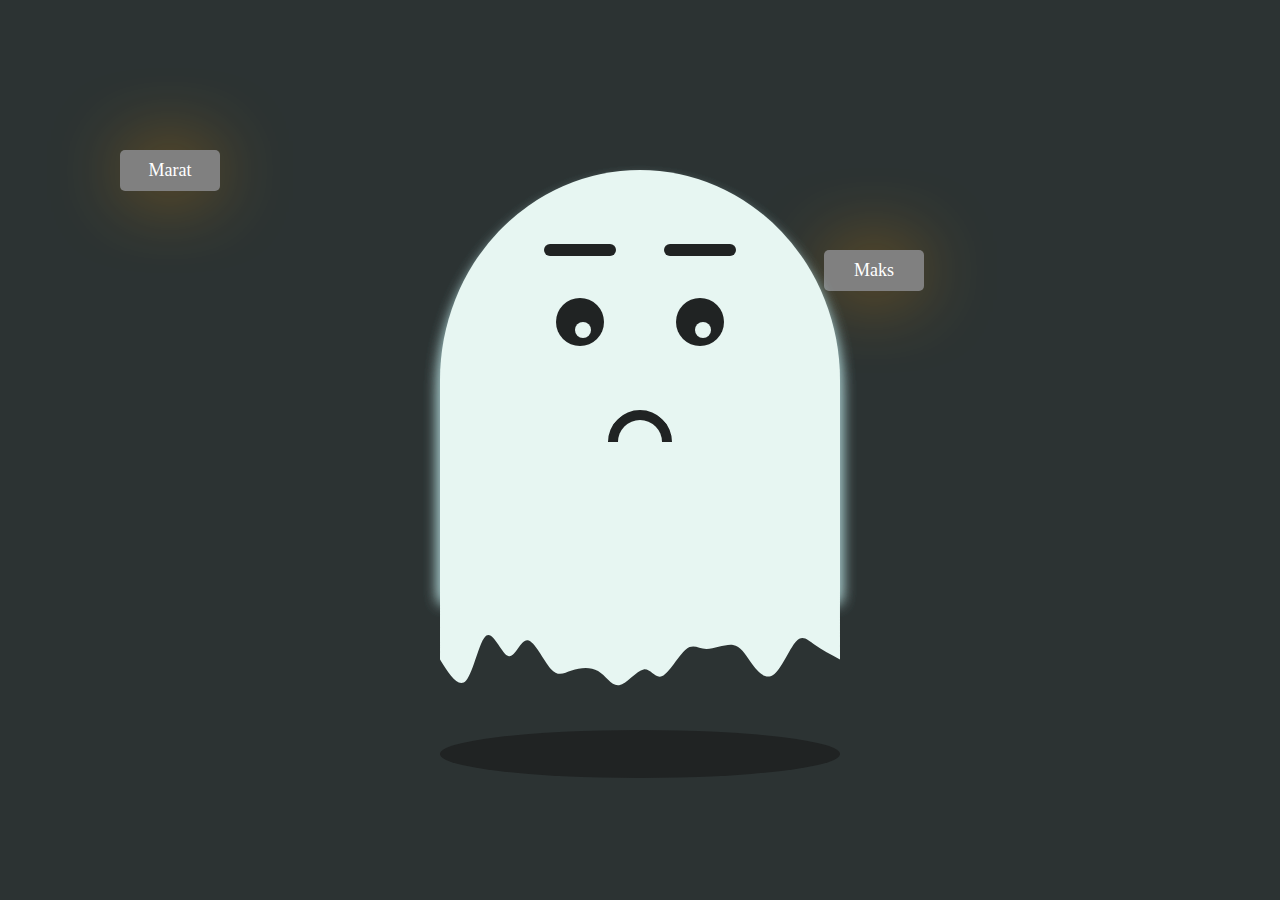
<file: index.html>
<!DOCTYPE html>
<html lang="en">
  <head>
    <meta charset="UTF-8" />
    <meta name="viewport" content="width=device-width, initial-scale=1.0" />
    <title>Document</title>
    <link rel="stylesheet" href="styles/home.css" />
  </head>
  <body>
    <div class="content-container">
      <div class="links-container">
        <a href="marat.html">Marat</a>
        <a href="maks.html">Maks</a>
      </div>

      <div class="ghost-container">
        <div class="ghost">
          <div class="top-ghost">
            <div class="face">
              <div class="contenteyebrow">
                <div class="eyebrow-left"></div>
                <div class="eyebrow-right"></div>
              </div>
              <div class="twoeyes">
                <div class="eyes"></div>
                <div class="eyes"></div>
              </div>
              <div class="mouth"></div>
            </div>
          </div>
          <div class="bottom-ghost">
            <svg
              width="100%"
              height="100%"
              id="svg"
              viewBox="0 0 1440 500"
              xmlns="http://www.w3.org/2000/svg"
              class="transition duration-300 ease-in-out delay-150"
            >
              <path
                d="M 0,500 C 0,500 0,250 0,250 C 32.689963318998025,267.2867344019626 65.37992663799605,284.5734688039251 91,303 C 116.62007336200395,321.4265311960749 135.1702567670138,340.99285918626225 159,314 C 182.8297432329862,287.00714081373775 211.93904629394876,213.45509445102593 241,194 C 270.06095370605124,174.54490554897407 299.0735580571912,209.1867630096341 321,240 C 342.9264419428088,270.8132369903659 357.76672147728664,297.7978535104377 385,302 C 412.23327852271336,306.2021464895623 451.85955603366233,287.62182294861515 481,288 C 510.14044396633767,288.37817705138485 528.7950543880637,307.7148546951019 555,286 C 581.2049456119363,264.2851453048981 614.9602264140829,201.5187582709773 640,190 C 665.0397735859171,178.4812417290227 681.3640399556049,218.21011222098898 707,214 C 732.6359600443951,209.78988777901102 767.5836137634975,161.64079284506664 795,157 C 822.4163862365025,152.35920715493336 842.301504990405,191.2267163987444 871,208 C 899.698495009595,224.7732836012556 937.2103662748834,219.45234155995567 966,210 C 994.7896337251166,200.54765844004433 1014.8570299100609,186.96391736143303 1041,216 C 1067.1429700899391,245.03608263856697 1099.361514084873,316.69198899431217 1125,319 C 1150.638485915127,321.30801100568783 1169.6969137504464,254.26812666131838 1194,262 C 1218.3030862495536,269.7318733386816 1247.8508309133413,352.23550436041427 1273,336 C 1298.1491690866587,319.76449563958573 1318.899762596188,204.7898558970245 1346,174 C 1373.100237403812,143.2101441029755 1406.5501187019058,196.60507205148775 1440,250 C 1440,250 1440,500 1440,500 Z"
                stroke="none"
                stroke-width="0"
                fill="#e7f6f2"
                fill-opacity="1"
                class="transition-all duration-300 ease-in-out delay-150 path-0"
                transform="rotate(-180 720 250)"
              ></path>
            </svg>
            <div class="shadow-bot"></div>
          </div>
        </div>

        <div class="underghost"></div>
      </div>
    </div>
  </body>
</html>
</file>
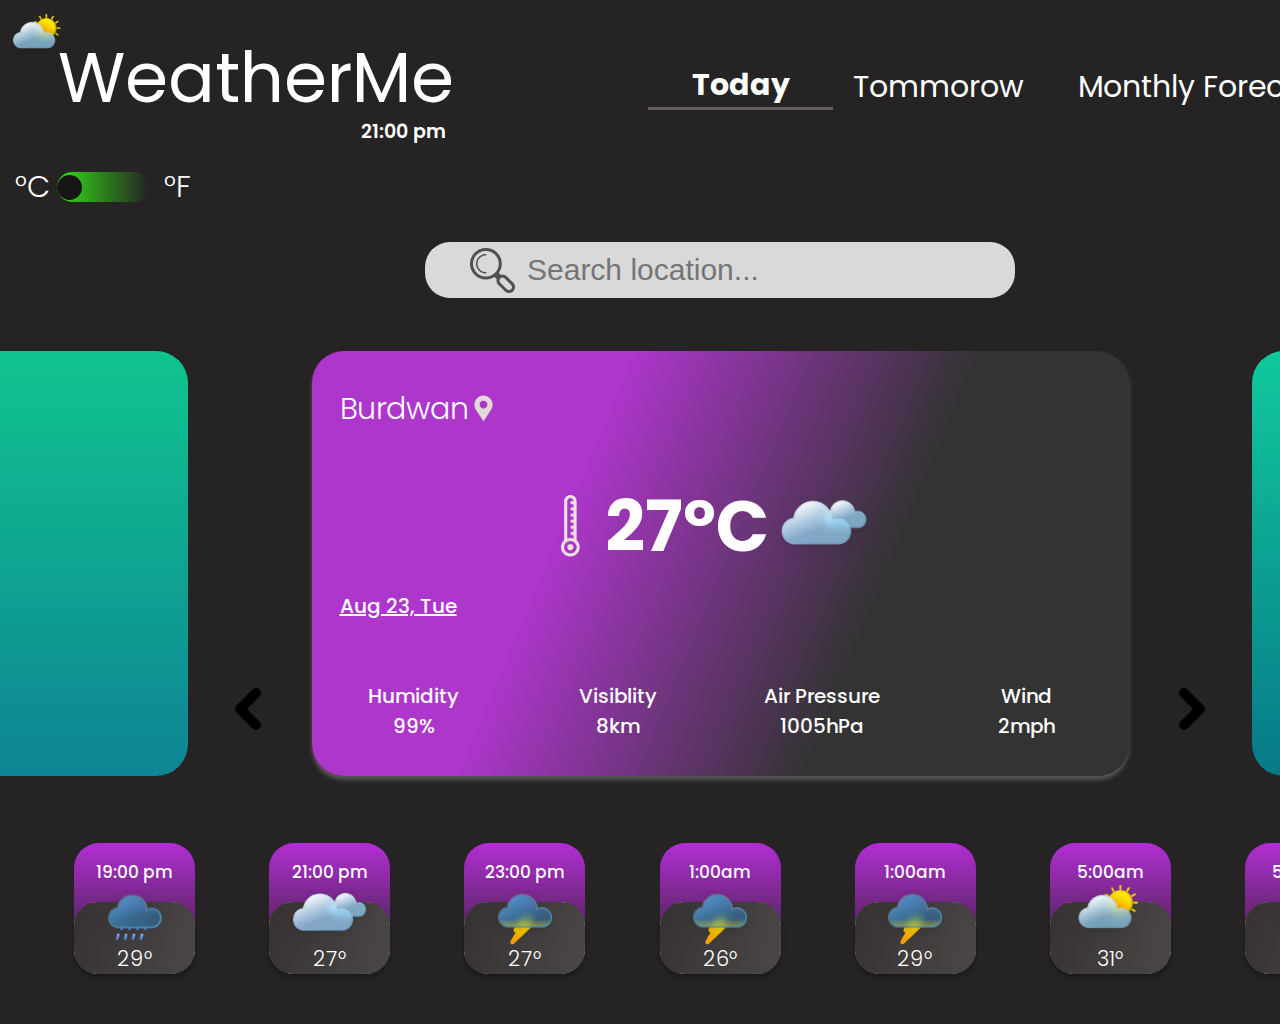
<file: maks.html>
<!DOCTYPE html>
<html lang="en">
  <head>
    <meta charset="UTF-8" />
    <title>WeatherMe</title>
    <link rel="preconnect" href="https://fonts.googleapis.com" />
    <link rel="preconnect" href="https://fonts.gstatic.com" crossorigin />
    <link
      href="https://fonts.googleapis.com/css2?family=Poppins:wght@300;400;500;600;700&display=swap"
      rel="stylesheet"
    />
    <link rel="stylesheet" href="/styles/maks.css" />
  </head>
  <body>
    <main class="main">
      <header class="header">
        <div class="logo-container">
          <img
            class="logo-img"
            src="/img/maks/icon_sunny.png"
            alt="WeatherMe logo"
          />
          <h1 class="logo-name">WeatherMe</h1>
          <p class="logo-time">21:00 pm</p>
        </div>
        <h3 class="header_today">Today</h3>
        <h3 class="header_tommorow">Tommorow</h3>
        <h3 class="header_monthly">Monthly Forecast</h3>
      </header>

      <div class="degree-container">
        <p>°C</p>
        <div class="degree_switch-container">
          <div class="degree_switch-button"></div>
        </div>
        <p>°F</p>
      </div>

      <div class="search-container">
        <input type="text" placeholder="Search location..." />
        <img src="/img/maks/icon_search.png" alt="magnifying glass" />
      </div>

      <div class="general-info-container">
        <div class="general-info_left-container"></div>
        <img
          class="general-info_left-pointer"
          src="/img/maks/icon_arrow_left.png"
          alt="arrow pointing to left"
        />

        <div class="general-info_middle-container">
          <div class="general-info_title-container">
            <h2>Burdwan</h2>
            <img src="/img/maks/icon_location.png" alt="location ping image" />
          </div>
          <div class="general-info_temperature-container">
            <img
              class="temperature-icon"
              src="/img/maks/icon_temperature.png"
              alt="thermometer icon"
            />
            <p>27°C</p>
            <img
              class="cloudy-icon"
              src="/img/maks/icon_cloudy.png"
              alt="clouds"
            />
          </div>
          <p>Aug 23, Tue</p>
          <div class="general-info_statistics-container">
            <p>Humidity</p>
            <p>Visiblity</p>
            <p>Air Pressure</p>
            <p>Wind</p>
            <p>99%</p>
            <p>8km</p>
            <p>1005hPa</p>
            <p>2mph</p>
          </div>
        </div>

        <img
          class="general-info_right-pointer"
          src="/img/maks/icon_arrow_right.png"
          alt="arrow pointing to right"
        />
        <div class="general-info_right-container"></div>
      </div>

      <div class="weather-info">
        <div class="weather-info-container">
          <p class="weather-info-time">19:00 pm</p>
          <img
            class="weather-info-icon"
            src="/img/maks/icon_rainy.png"
            alt="rainy cloud"
          />
          <div class="weather-info-fake-container-background">
            <div class="weather-info-real-container-background">
              <p class="weather-info-degrees">29°</p>
            </div>
          </div>
        </div>

        <div class="weather-info-container">
          <p class="weather-info-time">21:00 pm</p>
          <img
            class="weather-info-icon"
            src="/img/maks/icon_cloudy.png"
            alt="rainy cloud"
          />
          <div class="weather-info-fake-container-background">
            <div class="weather-info-real-container-background">
              <p class="weather-info-degrees">27°</p>
            </div>
          </div>
        </div>

        <div class="weather-info-container">
          <p class="weather-info-time">23:00 pm</p>
          <img
            class="weather-info-icon"
            src="/img/maks/icon_stormy.png"
            alt="rainy cloud"
          />
          <div class="weather-info-fake-container-background">
            <div class="weather-info-real-container-background">
              <p class="weather-info-degrees">27°</p>
            </div>
          </div>
        </div>

        <div class="weather-info-container">
          <p class="weather-info-time">1:00am</p>
          <img
            class="weather-info-icon"
            src="/img/maks/icon_stormy.png"
            alt="rainy cloud"
          />
          <div class="weather-info-fake-container-background">
            <div class="weather-info-real-container-background">
              <p class="weather-info-degrees">26°</p>
            </div>
          </div>
        </div>

        <div class="weather-info-container">
          <p class="weather-info-time">1:00am</p>
          <img
            class="weather-info-icon"
            src="/img/maks/icon_stormy.png"
            alt="rainy cloud"
          />
          <div class="weather-info-fake-container-background">
            <div class="weather-info-real-container-background">
              <p class="weather-info-degrees">29°</p>
            </div>
          </div>
        </div>

        <div class="weather-info-container">
          <p class="weather-info-time">5:00am</p>
          <img
            class="weather-info-icon"
            src="/img/maks/icon_sunny.png"
            alt="rainy cloud"
          />
          <div class="weather-info-fake-container-background">
            <div class="weather-info-real-container-background">
              <p class="weather-info-degrees">31°</p>
            </div>
          </div>
        </div>

        <div class="weather-info-container">
          <p class="weather-info-time">5:00am</p>
          <img
            class="weather-info-icon"
            src="/img/maks/icon_snowy.png"
            alt="rainy cloud"
          />
          <div class="weather-info-fake-container-background">
            <div class="weather-info-real-container-background">
              <p class="weather-info-degrees">27°</p>
            </div>
          </div>
        </div>
      </div>
    </main>
  </body>
</html>
</file>
<file: styles/home.css>
.content-container {
  height: 100vh;
  max-height: 100vh;
}

.links-container {
  padding: 16px;
  width: 100%;
  justify-content: space-around;
  position: absolute;
}

.links-container a {
  box-shadow: 0px 0px 79px -10px rgba(255,157,0,4);
  position: absolute;
  display: block;
  margin-right: 16px;
  background-color: grey;
  color: white;
  padding: 10px 20px;
  text-decoration: none;
  font-size: 18px;
  border-radius: 5px;
  cursor: pointer;
  transition: all 0.35s;
  width: 100px;
  text-align: center;
}

.links-container a:hover {
  transform: scale(1.1);
  box-shadow: 0px 0px 104px 26px rgba(255,157,0,8);
  color: rgba(255,157,0);
}

.links-container a:first-child {
  top: 150px;
  left: 120px;
  animation: moveAnimation1 5s linear infinite;
}

.links-container a:last-child {
  top: 250px;
  right: 340px;
  animation: moveAnimation2 5s linear infinite;
}

@keyframes moveAnimation1 {
  0% {
    top: 150px;
    left: 120px;
  }

  33% {
    top: 15px;
    left: 250px;
  }

  66% {
    top: 300px;
    left: 450px;
  }

  100% {
    top: 150px;
    left: 120px;
  }
}

@keyframes moveAnimation2 {
  0% {
    top: 250px;
    right: 340px;
  }

  33% {
    top: 325px;
    right: 10px;
  }

  66% {
    top: 45px;
    right: 100px;
  }

  100% {
    top: 250px;
    right: 340px;
  }
}

* {
  margin: 0;
  padding: 0;
  box-sizing: border-box;
}

:root {
  --color-1: #e7f6f2;
  --color-2: #a5c9ca;
  --color-4: #2c3333;
  --color-5: #202323;
}

.ghost-container {
  display: flex;
  justify-content: center;
  align-items: center;
  flex-direction: column;
  width: 100%;
  height: 100vh;
  background-color: var(--color-4);
}

.path-0 {
  animation: animWave 4s;
  animation-timing-function: linear;
  animation-iteration-count: infinite;
}

.ghost {
  height: 35rem;
  width: 25rem;
  position: absolute;
  border-radius: 50% 50% 0 0;
  display: block;
  animation: moveghost 4s infinite;
}

.top-ghost {
  width: 100%;
  height: 75%;
  background-color: var(--color-1);
  border-radius: 50% 50% 0 0;
  box-shadow: 0px 12px 15px 0px var(--color-2), 0px 12px 15px 0px var(--color-2);
}

.shadow-bot {
  content: '';
  position: relative;
  width: 100%;
  height: 5rem;
  box-shadow: 0px -20px 15px 0px var(--color-2), 0px -20px 15px 0px var(--color-2);
  z-index: -1;
  margin-top: -9rem;
}

.underghost {
  position: relative;
  margin-bottom: -38rem;
  background-color: var(--color-5);
  width: 25rem;
  height: 3rem;
  border-radius: 50%;
  animation: shadownmove 4s infinite;
}

.twoeyes {
  display: flex;
  justify-content: space-around;
  align-items: center;
  width: 15rem;
  height: 5rem;
  margin: 0 auto;
  position: relative;
  top: 3rem;
}

.eyes {
  position: relative;
  width: 3rem;
  height: 3rem;
  border-radius: 50%;
  background-color: var(--color-5);
  margin: 0 auto;
  top: 2rem;
  z-index: 1;
}

.eyes::before {
  content: '';
  position: absolute;
  width: 1rem;
  height: 1rem;
  border-radius: 50%;
  background-color: var(--color-1);
  left: 40%;
  top: 50%;
}

.mouth {
  position: relative;
  width: 4rem;
  height: 4rem;
  border: 10px solid var(--color-5);
  border-bottom-color: transparent;
  border-left-color: transparent;
  border-radius: 50%;
  transform: rotate(-45deg);
  margin: 0 auto;
  top: 8rem;
}

.contenteyebrow {
  display: flex;
  justify-content: space-around;
  align-items: center;
  width: 15rem;
  height: 2rem;
  margin: 0 auto;
  position: relative;
  top: 2rem;
}

.eyebrow-left {
  position: relative;
  width: 4.5rem;
  height: 0.7rem;
  border-radius: 20px;
  background-color: var(--color-5);
  margin: 0 auto;
  top: 2rem;
  z-index: 1;
  transition: 0.5s;
}

.eyebrow-right {
  position: relative;
  width: 4.5rem;
  height: 0.7rem;
  border-radius: 20px;
  background-color: var(--color-5);
  margin: 0 auto;
  top: 2rem;
  z-index: 1;

  transition: 0.5s;
}

.ghost:hover .eyebrow-left {
  transform: rotate(20deg);
  transition: 0.5s;
}

.ghost:hover .eyebrow-right {
  transform: rotate(-20deg);
  transition: 0.5s;
}

@keyframes animWave {
  0% {
    d: path(
      'M 0,500 C 0,500 0,250 0,250 C 32.689963318998025,267.2867344019626 65.37992663799605,284.5734688039251 91,303 C 116.62007336200395,321.4265311960749 135.1702567670138,340.99285918626225 159,314 C 182.8297432329862,287.00714081373775 211.93904629394876,213.45509445102593 241,194 C 270.06095370605124,174.54490554897407 299.0735580571912,209.1867630096341 321,240 C 342.9264419428088,270.8132369903659 357.76672147728664,297.7978535104377 385,302 C 412.23327852271336,306.2021464895623 451.85955603366233,287.62182294861515 481,288 C 510.14044396633767,288.37817705138485 528.7950543880637,307.7148546951019 555,286 C 581.2049456119363,264.2851453048981 614.9602264140829,201.5187582709773 640,190 C 665.0397735859171,178.4812417290227 681.3640399556049,218.21011222098898 707,214 C 732.6359600443951,209.78988777901102 767.5836137634975,161.64079284506664 795,157 C 822.4163862365025,152.35920715493336 842.301504990405,191.2267163987444 871,208 C 899.698495009595,224.7732836012556 937.2103662748834,219.45234155995567 966,210 C 994.7896337251166,200.54765844004433 1014.8570299100609,186.96391736143303 1041,216 C 1067.1429700899391,245.03608263856697 1099.361514084873,316.69198899431217 1125,319 C 1150.638485915127,321.30801100568783 1169.6969137504464,254.26812666131838 1194,262 C 1218.3030862495536,269.7318733386816 1247.8508309133413,352.23550436041427 1273,336 C 1298.1491690866587,319.76449563958573 1318.899762596188,204.7898558970245 1346,174 C 1373.100237403812,143.2101441029755 1406.5501187019058,196.60507205148775 1440,250 C 1440,250 1440,500 1440,500 Z'
    );
  }

  25% {
    d: path(
      'M 0,500 C 0,500 0,250 0,250 C 32.840239593665764,242.73332138347112 65.68047918733153,235.46664276694224 94,256 C 122.31952081266847,276.53335723305776 146.11832284433964,324.86675031570206 166,294 C 185.88167715566036,263.13324968429794 201.84622943531002,153.06635597024967 230,162 C 258.15377056469,170.93364402975033 298.49675941442024,298.8678258032993 330,314 C 361.50324058557976,329.1321741967007 384.16673290700925,231.46234081655305 411,217 C 437.83326709299075,202.53765918344695 468.83630895754266,271.28281093048855 491,299 C 513.1636910424573,326.71718906951145 526.4880312628204,313.40641546149277 555,303 C 583.5119687371796,292.59358453850723 627.211565991176,285.0915272235403 654,264 C 680.788434008824,242.90847277645966 690.6657047724751,208.22747564434576 716,181 C 741.3342952275249,153.77252435565424 782.1256149189236,133.99857019907648 808,160 C 833.8743850810764,186.00142980092352 844.8318355518303,257.7782435593483 867,268 C 889.1681644481697,278.2217564406517 922.5470428737559,226.88845556353047 951,198 C 979.4529571262441,169.11154443646953 1002.9799929531462,162.66793418652998 1034,172 C 1065.0200070468538,181.33206581347002 1103.5329853136598,206.43980769034968 1128,203 C 1152.4670146863402,199.56019230965032 1162.8880657922148,167.57283505207118 1187,165 C 1211.1119342077852,162.42716494792882 1248.9147515174807,189.26885210136547 1276,190 C 1303.0852484825193,190.73114789863453 1319.4529281378627,165.351756542467 1345,171 C 1370.5470718621373,176.648243457533 1405.2735359310686,213.3241217287665 1440,250 C 1440,250 1440,500 1440,500 Z'
    );
  }

  50% {
    d: path(
      'M 0,500 C 0,500 0,250 0,250 C 24.030716666126338,263.0307907004834 48.061433332252676,276.0615814009669 77,284 C 105.93856666774732,291.9384185990331 139.78498333711565,294.78446509661603 163,272 C 186.21501666288435,249.215534903384 198.79863331928468,200.8005582125692 226,200 C 253.20136668071532,199.1994417874308 295.0204833857457,246.01330205310717 325,268 C 354.9795166142543,289.98669794689283 373.11943313773247,287.1462335750022 393,278 C 412.88056686226753,268.8537664249978 434.5017840633245,253.401763646884 466,230 C 497.4982159366755,206.598236353116 538.8734306089696,175.24671183746185 566,168 C 593.1265693910304,160.75328816253815 606.0044935007973,177.61138900326864 629,209 C 651.9955064992027,240.38861099673136 685.1085953878408,286.30773214946356 715,272 C 744.8914046121592,257.69226785053644 771.5611249478399,183.15768239887714 796,183 C 820.4388750521601,182.84231760112286 842.6469048207998,257.061538255028 867,289 C 891.3530951792002,320.938461744972 917.8512557689606,310.59616458101095 947,312 C 976.1487442310394,313.40383541898905 1007.9480721033576,326.55380342092826 1035,325 C 1062.0519278966424,323.44619657907174 1084.3564558176085,307.1886217352761 1114,271 C 1143.6435441823915,234.8113782647239 1180.626104626208,178.69170963796722 1210,170 C 1239.373895373792,161.30829036203278 1261.1391256775594,200.04453971285497 1288,208 C 1314.8608743224406,215.95546028714503 1346.8173926635543,193.13013151061287 1373,195 C 1399.1826073364457,196.86986848938713 1419.5913036682227,223.43493424469358 1440,250 C 1440,250 1440,500 1440,500 Z'
    );
  }

  75% {
    d: path(
      'M 0,500 C 0,500 0,250 0,250 C 35.00758892320931,202.34675899946754 70.01517784641862,154.69351799893508 93,175 C 115.98482215358138,195.30648200106492 126.94687753753482,283.57268700372714 154,315 C 181.05312246246518,346.42731299627286 224.19731200344216,321.0157339861565 253,321 C 281.80268799655784,320.9842660138435 296.26387444869647,346.36437705164695 319,324 C 341.73612555130353,301.63562294835305 372.7471902017718,231.52675780725585 404,188 C 435.2528097982282,144.47324219274415 466.74736474421604,127.52859171932957 491,166 C 515.252635255784,204.47140828067043 532.2633508213639,298.3588753154259 557,302 C 581.7366491786361,305.6411246845741 614.199231970328,219.03590701896695 645,178 C 675.800768029672,136.96409298103305 704.9397212973239,141.4974966087064 727,166 C 749.0602787026761,190.5025033912936 764.0418828403762,234.97410654620757 790,253 C 815.9581171596238,271.02589345379243 852.8927473411716,262.6060772064634 881,251 C 909.1072526588284,239.3939227935366 928.387127794938,224.60158462793888 956,226 C 983.612872205062,227.39841537206112 1019.5587414790766,244.98758428178104 1046,266 C 1072.4412585209234,287.01241571821896 1089.3779062887556,311.4480782449371 1116,288 C 1142.6220937112444,264.5519217550629 1178.9296333659006,193.22010273847047 1208,165 C 1237.0703666340994,136.77989726152953 1258.903560247642,151.67151080118103 1286,184 C 1313.096439752358,216.32848919881897 1345.4561256435306,266.0938540568054 1372,280 C 1398.5438743564694,293.9061459431946 1419.2719371782346,271.9530729715973 1440,250 C 1440,250 1440,500 1440,500 Z'
    );
  }

  100% {
    d: path(
      'M 0,500 C 0,500 0,250 0,250 C 32.689963318998025,267.2867344019626 65.37992663799605,284.5734688039251 91,303 C 116.62007336200395,321.4265311960749 135.1702567670138,340.99285918626225 159,314 C 182.8297432329862,287.00714081373775 211.93904629394876,213.45509445102593 241,194 C 270.06095370605124,174.54490554897407 299.0735580571912,209.1867630096341 321,240 C 342.9264419428088,270.8132369903659 357.76672147728664,297.7978535104377 385,302 C 412.23327852271336,306.2021464895623 451.85955603366233,287.62182294861515 481,288 C 510.14044396633767,288.37817705138485 528.7950543880637,307.7148546951019 555,286 C 581.2049456119363,264.2851453048981 614.9602264140829,201.5187582709773 640,190 C 665.0397735859171,178.4812417290227 681.3640399556049,218.21011222098898 707,214 C 732.6359600443951,209.78988777901102 767.5836137634975,161.64079284506664 795,157 C 822.4163862365025,152.35920715493336 842.301504990405,191.2267163987444 871,208 C 899.698495009595,224.7732836012556 937.2103662748834,219.45234155995567 966,210 C 994.7896337251166,200.54765844004433 1014.8570299100609,186.96391736143303 1041,216 C 1067.1429700899391,245.03608263856697 1099.361514084873,316.69198899431217 1125,319 C 1150.638485915127,321.30801100568783 1169.6969137504464,254.26812666131838 1194,262 C 1218.3030862495536,269.7318733386816 1247.8508309133413,352.23550436041427 1273,336 C 1298.1491690866587,319.76449563958573 1318.899762596188,204.7898558970245 1346,174 C 1373.100237403812,143.2101441029755 1406.5501187019058,196.60507205148775 1440,250 C 1440,250 1440,500 1440,500 Z'
    );
  }
}

@keyframes moveghost {
  0% {
    transform: translateY(0px);
  }

  50% {
    transform: translateY(30px);
  }

  100% {
    transform: translateY(0px);
  }
}

@keyframes shadownmove {
  0% {
    transform: scale(0.7);
  }

  50% {
    transform: scale(1);
  }

  100% {
    transform: scale(0.7);
  }
}

@media screen and (max-height: 600px) {
  .ghost {
    height: 20rem;
    width: 15rem;
  }

  .top-ghost {
    height: 60%;
  }

  .shadow-bot {
    margin-top: -6rem;
  }

  .twoeyes {
    width: 10rem;
    height: 3.5rem;
    top: 2rem;
  }

  .eyes {
    width: 2rem;
    height: 2rem;
    top: 1rem;
  }

  .eyes::before {
    width: 0.7rem;
    height: 0.7rem;
    left: 40%;
    top: 50%;
  }

  .mouth {
    width: 2.5rem;
    height: 2.5rem;
    top: 4rem;
  }

  .contenteyebrow {
    width: 10rem;
    height: 1.5rem;
    top: 1rem;
  }

  .eyebrow-left,
  .eyebrow-right {
    width: 3rem;
    height: 0.5rem;
    top: 1rem;
  }

  .shadow-bot {
    box-shadow: 0px -40px 15px 0px var(--color-2), 0px -60px 15px 0px var(--color-2);
  }

  .top-ghost {
    box-shadow: 0px 12px 25px 0px var(--color-2), 0px 12px 1px 0px var(--color-2);
  }

  .underghost {
    width: 15rem;
    margin-bottom: -23rem;
  }
}
</file>
<file: styles/maks.css>
body {
  margin: 0;
  padding: 0;
  font-family: "Poppins", sans-serif;
  color: #ffffff;
}

img {
  object-fit: contain;
}

.main {
  margin: 0 auto;
  background-color: #252323;
  width: 1440px;
  height: 1024px;
}

.header {
  height: 172px;
  display: flex;
  align-items: center;
}

.logo-container {
  width: 648px;
  position: relative;
}

.logo-img {
  position: absolute;
  width: 67px;
  height: 48.13px;
  top: 7px;
  left: 5px;
}

.logo-name {
  font-size: 69px;
  font-weight: 400;
  margin: 20px 170px 35px 58px;
}

.logo-time {
  position: absolute;
  font-size: 19px;
  font-weight: 600;
  margin: 0;
  top: 110px;
  left: 361px;
}

header h3 {
  font-size: 30px;
  font-weight: 400;
  line-height: 45px;
}

.header_today {
  font-weight: 700;
  margin-right: 20px;
  border-bottom: 3px solid #695d5d;
  text-align: center;
  width: 185px;
}

.header_tommorow {
  margin-right: 54px;
}

.degree-container {
  display: flex;
  align-items: center;
  height: 30px;
  margin-bottom: 40px;
}

.degree-container p {
  margin-left: 15px;
  font-size: 30px;
  font-weight: 300;
}

.degree_switch-container {
  display: flex;
  align-items: center;
  width: 92px;
  height: 30px;
  border-radius: 22px;
  background: linear-gradient(90deg, #33e017 0%, rgba(149, 241, 134, 0) 100%);
  margin-left: 7px;
}

.degree_switch-button {
  width: 25px;
  height: 25px;
  background-color: #181515;
  border-radius: 100%;
}

.search-container {
  position: relative;
  display: flex;
  align-items: center;
  justify-content: center;
  margin-bottom: 53px;
}

.search-container input {
  background: #d9d9d9;
  border-radius: 25px;
  border: none;
  font-size: 30px;
  font-weight: 300;
  padding: 11px 102px;
}

.search-container img {
  position: absolute;
  width: 45px;
  height: 45px;
  left: 470px;
}

.general-info-container {
  position: relative;
  display: flex;
  justify-content: space-between;
  padding-bottom: 67px;
}

.general-info_left-container {
  width: 188px;
  height: 425px;
  background: linear-gradient(180deg, #10c48e 0%, #0e8494 100%);
  border-top-right-radius: 32px;
  border-bottom-right-radius: 32px;
}

.general-info_left-pointer {
  position: absolute;
  width: 26px;
  height: 42px;
  left: 235px;
  bottom: 113px;
}

.general-info_middle-container {
  width: 817px;
  height: 425px;
  background: linear-gradient(112.67deg, #ad36cb 32.23%, #333333 67.37%);
  box-shadow: 0px 4px 4px 0px #00000040;
  box-shadow: 0px 4px 4px 0px #fffafa40;
  box-shadow: 0px 4px 4px 0px #fdf5f540;
  border-radius: 32px;
}

.general-info_title-container {
  display: flex;
  align-items: center;
  padding: 35px 0px 40px 28px;
}

.general-info_title-container h2 {
  font-size: 30px;
  font-weight: 300;
  line-height: 45px;
  margin: 0;
}

.general-info_title-container img {
  width: 31px;
  height: 31px;
}

.general-info_temperature-container {
  display: flex;
  align-items: center;
  justify-content: center;
  padding-bottom: 10px;
}

.temperature-icon {
  width: 18.73px;
  height: 62.44px;
  padding-right: 25px;
}

.general-info_temperature-container p {
  font-size: 70px;
  font-weight: 700;
  line-height: 105px;
  margin: 0;
}

.cloudy-icon {
  width: 110px;
  height: 110px;
}

.general-info_middle-container > p {
  font-size: 20px;
  font-weight: 500;
  line-height: 30px;
  text-decoration: underline;
  padding: 0px 0px 60px 28px;
  margin: 0;
}

.general-info_right-pointer {
  position: absolute;
  width: 26px;
  height: 42px;
  right: 235px;
  bottom: 113px;
}

.general-info_right-container {
  width: 188px;
  height: 425px;
  background: linear-gradient(180deg, #10c99c 0%, #077989 100%);
  border-top-left-radius: 32px;
  border-bottom-left-radius: 32px;
}

.general-info_statistics-container {
  display: grid;
  grid-template-rows: 1fr 1fr;
  grid-template-columns: 1fr 1fr 1fr 1fr;
  justify-items: center;
}

.general-info_statistics-container p {
  font-size: 20px;
  font-weight: 500;
  margin: 0;
}

.weather-info {
  margin: 0;
  display: flex;
  justify-content: space-evenly;
  align-items: center;
}

.weather-info-container {
  position: relative;
  display: flex;
  flex-direction: column;
  align-items: center;
  /* justify-content: center; */
  width: 121px;
  height: 131px;
  border-radius: 25px;
  background: linear-gradient(180deg, #b32dd5 0%, rgba(217, 217, 217, 0) 100%);
  z-index: 0;
}

.weather-info-fake-container-background {
  position: absolute;
  width: 121px;
  height: 72px;
  border-radius: 25px;
  background-color: white;
  bottom: 0;
}

.weather-info-real-container-background {
  position: absolute;
  display: flex;
  align-items: end;
  justify-content: center;
  width: 121px;
  height: 72px;
  border-radius: 24px;
  background: linear-gradient(
    105.4deg,
    #373333 4.8%,
    rgba(55, 51, 51, 0.9) 100%
  );
  box-shadow: 0px 4px 4px 0px #00000040;
  z-index: 1;
  bottom: 0;
}

.weather-info-time {
  font-size: 17px;
  font-weight: 500;
  padding: 16px 0px 0px 0px;
  margin: 0px;
}

.weather-info-icon {
  width: 100px;
  height: 60px;
  object-fit: contain;
  z-index: 2;
}

.weather-info-degrees {
  font-size: 21px;
  font-weight: 300;
  line-height: 31.5px;
  margin: 0;
  z-index: 2;
}
</file>
